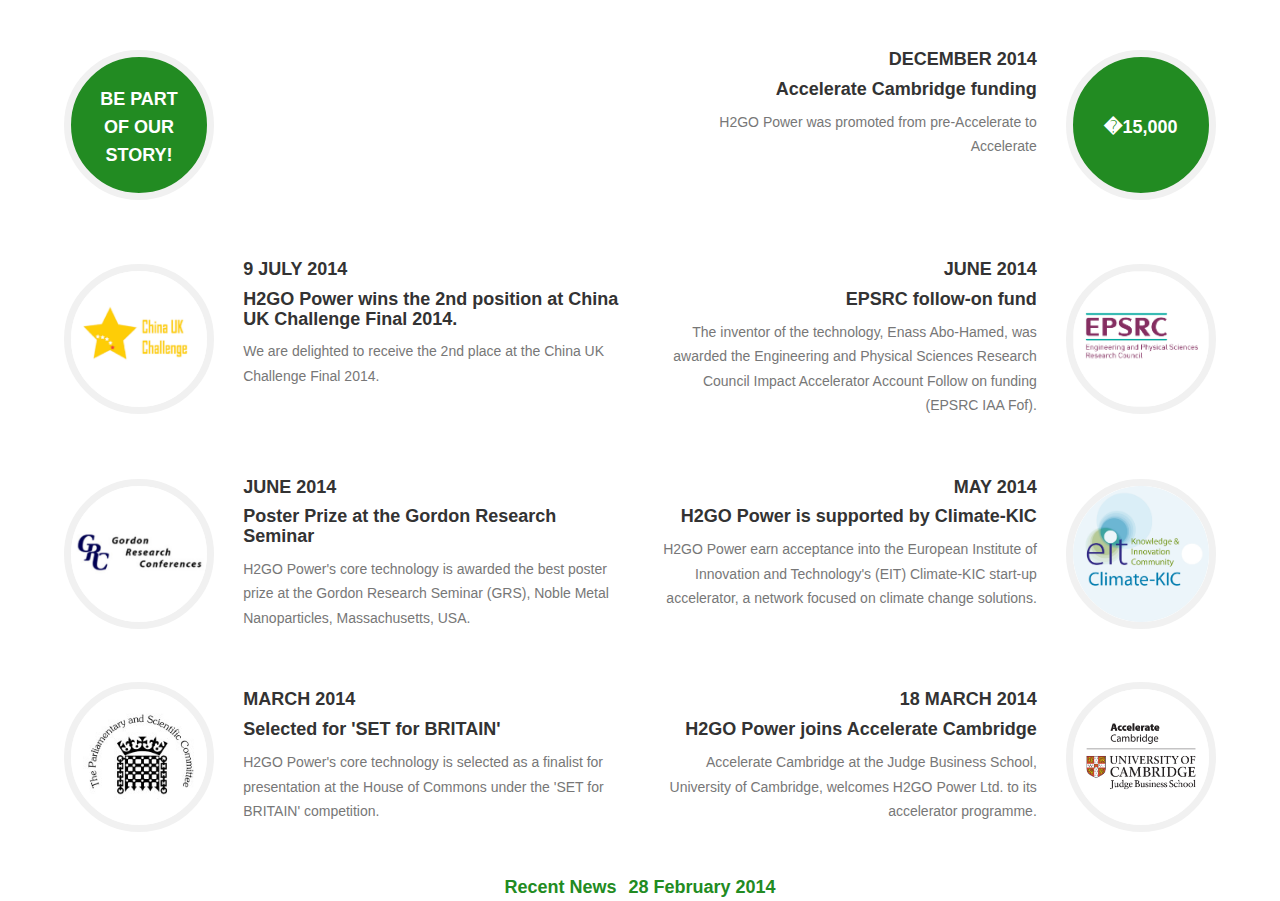
<file: indextest2.html>
<!DOCTYPE html>
<html lang="en">

<head>
    
<link href="css/bootstrap.min.css" rel="stylesheet">
 <link href="css/agency.css" rel="stylesheet">

</head>

<body >

<script>
var tImage = [];
var tHead = [];
var tSub = [];
var tBody = [];

//http://ls448.user.srcf.net/
//WARNING: STRINGS CONTAINING DOUBLE QUOTES "" MUST BE INSIDE SINGLE QUOTES '' 
//To find lines with errors use firefox firebug -> console OR chrome -> developer tools -> console

tImage[0] = "img/about/CUE-01.jpg";
tHead[0] = "7 November 2013";
tSub[0] = "Enass Abo-Hamed, the founder and the inventor, wins �100 for 100 words competition by CUE.";
tBody[0] = 'The founder has scooped a prize in the 2013 Cambridge University Entrepreneurs (CUE) �100 for 100 words competition. <a href="http://iteamsonline.org/i-teams-success-in-the-cue-100-for-100-words-competition-2/">She was also featured in the i-Teams newsletter.</a>';

tImage[1] = "img/about/ideas-take-flight-01.jpg";
tHead[1] = "13 February 2014";
tSub[1] = "The founder team wins Runner-Up at �1k Challenge 2014 by CUE";
tBody[1] = 'The hydrogen sponge team has won the Runner-Up in 2014 Cambridge University Entrepreneurs (CUE) �1k Challenge. <a href="https://www.facebook.com/Cambridge.University.Entrepreneurs/posts/10151946643950172">The details of the competition by CUE is here.</a>';

tImage[2] = "img/about/innovation-logo-01.jpg";
tHead[2] = "28 February 2014";
tSub[2] = "Finalist of Innovation Leaders Conference's Business Plan Competition";
tBody[2] = "The business idea of hydrogen sponge is selected as a finalist to give the pitch at the Innovation Leaders Conference's business plan competition.";

tImage[3] = "img/about/AccelerateCambridge2-01.jpg";
tHead[3] = "18 March 2014";
tSub[3] = "H2GO Power joins Accelerate Cambridge";
tBody[3] = "Accelerate Cambridge at the Judge Business School, University of Cambridge, welcomes H2GO Power Ltd. to its accelerator programme.";

tImage[4] = "img/about/setforbritain-01.jpg";
tHead[4] = "March 2014";
tSub[4] = "Selected for 'SET for BRITAIN'";
tBody[4] = "H2GO Power's core technology is selected as a finalist for presentation at the House of Commons under the 'SET for BRITAIN' competition.";

tImage[5] = "img/about/climate-kic-01.jpg";
tHead[5] = "May 2014";
tSub[5] = "H2GO Power is supported by Climate-KIC";
tBody[5] = "H2GO Power earn acceptance into the European Institute of Innovation and Technology's (EIT) Climate-KIC start-up accelerator, a network focused on climate change solutions.";

tImage[6] = "img/about/gordonresearchconference-01.jpg";
tHead[6] = "June 2014";
tSub[6] = "Poster Prize at the Gordon Research Seminar";
tBody[6] = "H2GO Power's core technology is awarded the best poster prize at the Gordon Research Seminar (GRS), Noble Metal Nanoparticles, Massachusetts, USA.";

tImage[7] = "img/about/epsrc-01.jpg";
tHead[7] = "June 2014";
tSub[7] = "EPSRC follow-on fund";
tBody[7] = "The inventor of the technology, Enass Abo-Hamed, was awarded the Engineering and Physical Sciences Research Council Impact Accelerator Account Follow on funding (EPSRC IAA Fof).";

tImage[8] = "img/about/chinauklogo-01.jpg";
tHead[8] = "9 July 2014";
tSub[8] = "H2GO Power wins the 2nd position at China UK Challenge Final 2014.";
tBody[8] = "We are delighted to receive the 2nd place at the China UK Challenge Final 2014.";

tImage[9] = "<Br><Br>�15,000";
tHead[9] = "December 2014";
tSub[9] = "Accelerate Cambridge funding";
tBody[9] = "H2GO Power was promoted from pre-Accelerate to Accelerate";

tImage[10] = "<Br> Be Part <br> Of Our <br> Story!";
tHead[10] = "";
tSub[10] = "";
tBody[10] = "";

/*for(i=11;i<50;i++){
tImage[i] = "img/about/epsrc-01.jpg";
tHead[i] = "June 2014";
tSub[i] = "EPSRC follow-on fund";
tBody[i] = "The inventor of the technology, Enass Abo-Hamed, was awarded the Engineering and Physical Sciences Research Council Impact Accelerator Account Follow on funding (EPSRC IAA Fof).";
}*/

//document.write('<table> <tr>');
document.write('<table> <tr><td id="main"><br><br></td></tr><tr>');

//Code for backwards historic order
for(i=0;i<8;i=i+2){
	writeLeft(i);
	document.write('<td width = "2%"></td>');
	writeRight(i+1);
	document.write('</tr><tr><td><br><br></td></tr><tr>');
}
	document.write('</tr></table>');
	pagefill(1);
	
//Insert page buttons
document.write('<div class="text-center">');
count=1;
for(i=(tImage.length);i>0;i=i-8){
	document.write('<button id="button'+count+'" class="textbutton" onclick="pagefill('+ count+')">Page '+ count+'</button>');
if(tHead[i-1]!=""){
	document.getElementById("button" + count).innerHTML = tHead[i-1];
}	
		count++;
}
document.write('</div>');
document.getElementById("button1").innerHTML = "Recent News";

function writeRight(i){	
	document.write(' '+
	'<td width = "30%" class="tdtext">'+ 
	'<div class="timeline-heading text-center">' +
	  '<h4 id="tHead' + i + '" align="right"> </h4>' +
	  '<h4 id="tSub' +  i + '" class="subheading" align="right"></h4>' +
	'</div>' +
	'<div class="timeline-body" align="right">' +
      '<p id="tBody' + i + '"class="text-muted"></p>' +
    '</div>' +
	'</td><td width = "2%">' +
	'</td><td id = imageTab' + i + ' width = "12%">');
	document.write('</td><td width = "5%"></td>');
}

function writeLeft(i){
	document.write(' '+
	'<td width = "5%">'+ 
	'</td><td id = imageTab' + i + ' width = "12%">');
	document.write(' '+	
	'</td><td width = "2%">'+ 
	'</td><td width = "30%" class="tdtext">'+ 
	'<div class="timeline-heading text-center">' +
	  '<h4 id="tHead' + i + '" align="left"> </h4>' +
	  '<h4 id="tSub' +  i + '" class="subheading" align="left"></h4>' +
	'</div>' +
	'<div class="timeline-body" align="left">' +
      '<p id="tBody' + i + '"class="text-muted"></p>' +
    '</div>' +
	'</td>');
}

function insertImage(i){
	if (i%2==1){
		direction = "right";
	} else {direction = "left";}
	if(tImage[i].substr(0,3)=="img"){	
		imageHTML =' '+
	    '<img id = tImage' + i + ' class = "img-circle image-size-control" src= "' + 
	    '" alt="" align="' + direction +'">';
	} else {
	imageHTML = ' '+
		'<div align="' + direction +'">' +
		'<h4 class="timeline-img image-size-control" >' + tImage[i] + '</h4>' +
		'</div>';
	}
	return imageHTML;
}

function pagefill(page){
element0 = tImage.length-1-((page-1)*8);
elementsOnPage= Math.min(8,(tImage.length-(page-1)*8));
for (i=0;i<elementsOnPage;i++){
	element = element0-i;
	document.getElementById("imageTab"+i).innerHTML = insertImage(element);
	if(tImage[element].substr(0,3)=="img"){
	document.getElementById("tImage"+element).src = tImage[element];
	}
	document.getElementById("tHead"+i).innerHTML = tHead[element];
	document.getElementById("tSub"+i).innerHTML = tSub[element];
	document.getElementById("tBody"+i).innerHTML = tBody[element];
}
for (i=elementsOnPage;i<8;i++){
	document.getElementById("imageTab"+i).innerHTML = "";
	document.getElementById("tHead"+i).innerHTML = "";
	document.getElementById("tSub"+i).innerHTML = "";
	document.getElementById("tBody"+i).innerHTML = "";
}

}
</script>

</body>

</html>
</file>
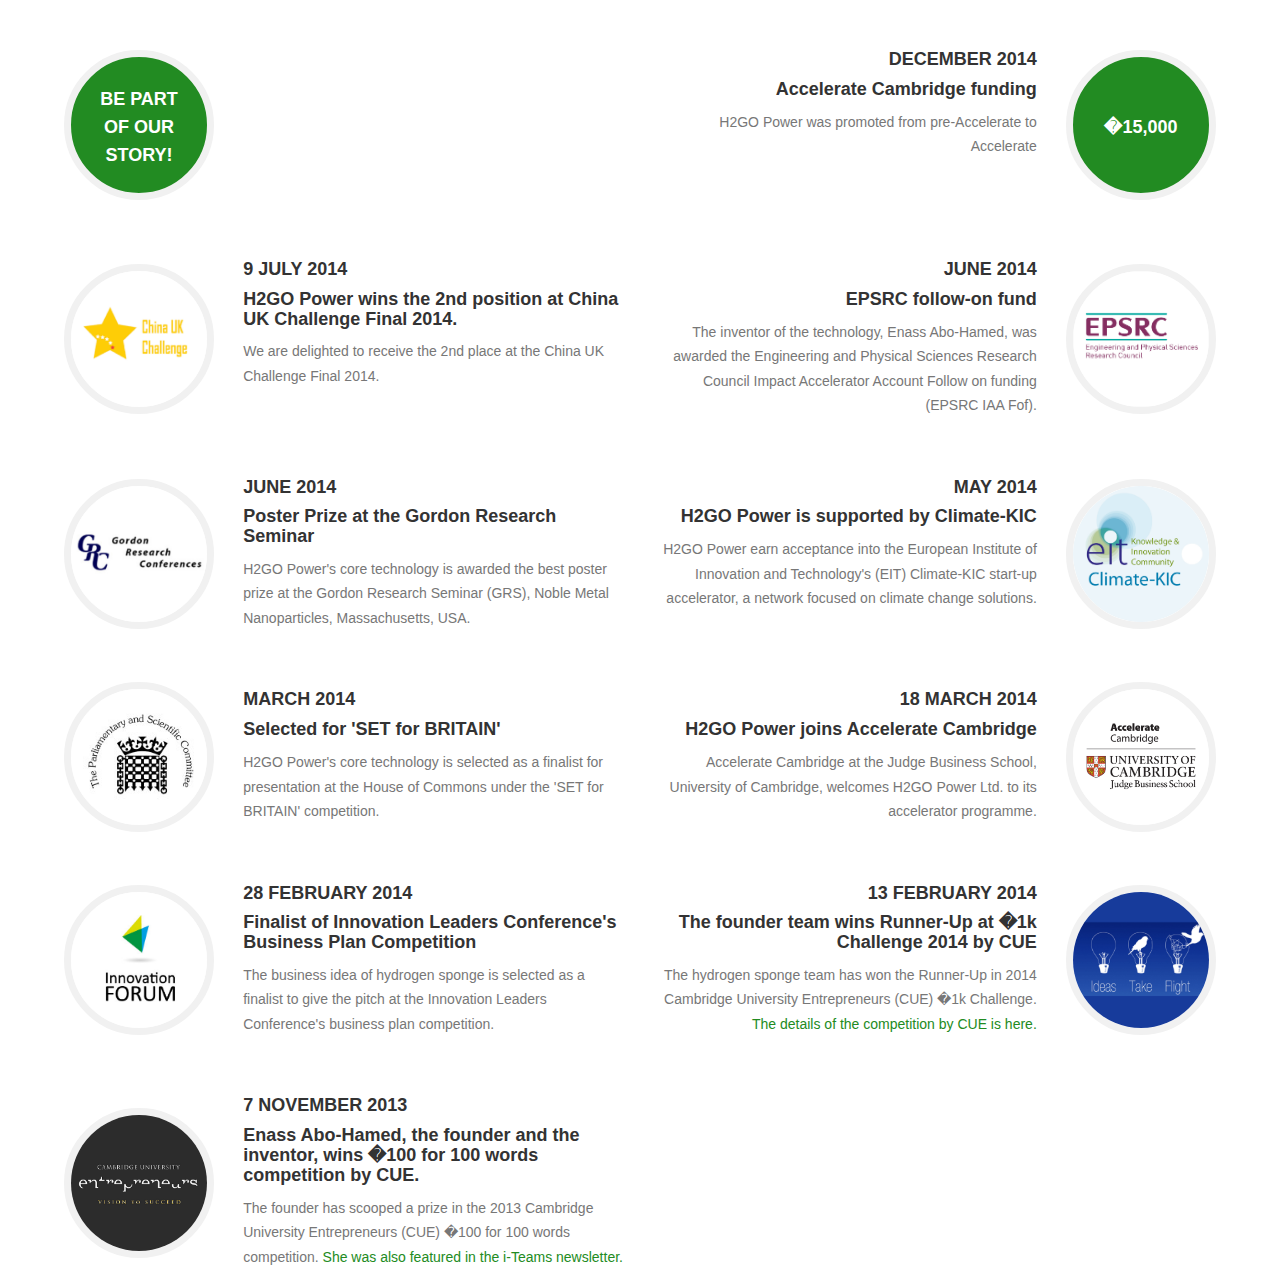
<file: indextest2old.html>
<!DOCTYPE html>
<html lang="en">

<head>
    
<link href="css/bootstrap.min.css" rel="stylesheet">
 <link href="css/agency.css" rel="stylesheet">

</head>

<body >

<script>
var tImage = [];
var tHead = [];
var tSub = [];
var tBody = [];

//http://ls448.user.srcf.net/
//WARNING: STRINGS CONTAINING DOUBLE QUOTES "" MUST BE INSIDE SINGLE QUOTES '' 

tImage[0] = "img/about/CUE-01.jpg";
tHead[0] = "7 November 2013";
tSub[0] = "Enass Abo-Hamed, the founder and the inventor, wins �100 for 100 words competition by CUE.";
tBody[0] = 'The founder has scooped a prize in the 2013 Cambridge University Entrepreneurs (CUE) �100 for 100 words competition. <a href="http://iteamsonline.org/i-teams-success-in-the-cue-100-for-100-words-competition-2/">She was also featured in the i-Teams newsletter.</a>';

tImage[1] = "img/about/ideas-take-flight-01.jpg";
tHead[1] = "13 February 2014";
tSub[1] = "The founder team wins Runner-Up at �1k Challenge 2014 by CUE";
tBody[1] = 'The hydrogen sponge team has won the Runner-Up in 2014 Cambridge University Entrepreneurs (CUE) �1k Challenge. <a href="https://www.facebook.com/Cambridge.University.Entrepreneurs/posts/10151946643950172">The details of the competition by CUE is here.</a>';

tImage[2] = "img/about/innovation-logo-01.jpg";
tHead[2] = "28 February 2014";
tSub[2] = "Finalist of Innovation Leaders Conference's Business Plan Competition";
tBody[2] = "The business idea of hydrogen sponge is selected as a finalist to give the pitch at the Innovation Leaders Conference's business plan competition.";

tImage[3] = "img/about/AccelerateCambridge2-01.jpg";
tHead[3] = "18 March 2014";
tSub[3] = "H2GO Power joins Accelerate Cambridge";
tBody[3] = "Accelerate Cambridge at the Judge Business School, University of Cambridge, welcomes H2GO Power Ltd. to its accelerator programme.";

tImage[4] = "img/about/setforbritain-01.jpg";
tHead[4] = "March 2014";
tSub[4] = "Selected for 'SET for BRITAIN'";
tBody[4] = "H2GO Power's core technology is selected as a finalist for presentation at the House of Commons under the 'SET for BRITAIN' competition.";

tImage[5] = "img/about/climate-kic-01.jpg";
tHead[5] = "May 2014";
tSub[5] = "H2GO Power is supported by Climate-KIC";
tBody[5] = "H2GO Power earn acceptance into the European Institute of Innovation and Technology's (EIT) Climate-KIC start-up accelerator, a network focused on climate change solutions.";

tImage[6] = "img/about/gordonresearchconference-01.jpg";
tHead[6] = "June 2014";
tSub[6] = "Poster Prize at the Gordon Research Seminar";
tBody[6] = "H2GO Power's core technology is awarded the best poster prize at the Gordon Research Seminar (GRS), Noble Metal Nanoparticles, Massachusetts, USA.";

tImage[7] = "img/about/epsrc-01.jpg";
tHead[7] = "June 2014";
tSub[7] = "EPSRC follow-on fund";
tBody[7] = "The inventor of the technology, Enass Abo-Hamed, was awarded the Engineering and Physical Sciences Research Council Impact Accelerator Account Follow on funding (EPSRC IAA Fof).";

tImage[8] = "img/about/chinauklogo-01.jpg";
tHead[8] = "9 July 2014";
tSub[8] = "H2GO Power wins the 2nd position at China UK Challenge Final 2014.";
tBody[8] = "We are delighted to receive the 2nd place at the China UK Challenge Final 2014.";

tImage[9] = "<Br><Br>�15,000";
tHead[9] = "December 2014";
tSub[9] = "Accelerate Cambridge funding";
tBody[9] = "H2GO Power was promoted from pre-Accelerate to Accelerate";

tImage[10] = "<Br> Be Part <br> Of Our <br> Story!";
tHead[10] = "";
tSub[10] = "";
tBody[10] = "";

/*tImage[11] = ;
tHead[11] = ;
tSub[11] = ;
tBody[11] = ;

tImage[12] = ;
tHead[12] = ;
tSub[12] = ;
tBody[12] = ;

tImage[13] = ;
tHead[13] = ;
tSub[13] = ;
tBody[13] = ;*/

document.write('<table> <tr><td><br><br></td></tr><tr>');

//Code for forward historic order
/*for(i=0;i<(tImage.length-1);i=i+2){
writeLeft(i);
document.write('<td width = "2%"></td>');
writeRight(i+1);
document.write('</tr><tr><td><br><br></td></tr><tr>');
}
if(tImage.length%2==1){
document.write('</tr><tr>');
writeLeft(tImage.length-1);
}
document.write('</tr></table>');
*/

//Code for backwards historic order
for(i=(tImage.length-1);i>0;i=i-2){
	writeLeft(i);
	document.write('<td width = "2%"></td>');
	writeRight(i-1);
	document.write('</tr><tr><td><br><br></td></tr><tr>');
}
	if(tImage.length%2==1){
	document.write('</tr><tr>');
	writeLeft(0);
	}
	document.write('</tr></table>');
	pagefill();

function writeTab(i){	
		document.write(' '+
    '<td width = "33%">'+ 
      '<p class = "text-center">');
		
if(tImage[i].substr(0,3)=="img"){	
document.write(' '+
	    '<img id = tImage' + i + ' class = "img-circle image-size-control" src= "' + 
	    tImage[i] +'" alt="">');
} else { 
document.write(' '+
		'<div class="text-center">' +
		'<h4 class="img-centered timeline-img image-size-control ">' + tImage[i] + '</h4>' +
		'</div>');
}

document.write(' '+	
	    '<br>' +
		'<div class="timeline-heading text-center">' +
		  '<h4 id="tHead' + i + '"> </h4>' +
		  '<h4 id="tSub' +  i + '" class="subheading"></h4>' +
		'</div>' +
		'<div class="timeline-body text-center">' +
          '<p id="tBody' + i + '"class="text-muted"></p>' +
        '</div>' +
	  '</p>'+
    '</td>');
}

function writeRight(i){	
	document.write(' '+
'<td width = "30%" class="tdtext">'+ 
  '<p class = "text-center">');

document.write(' '+	
	'<div class="timeline-heading text-center">' +
	  '<h4 id="tHead' + i + '" align="right"> </h4>' +
	  '<h4 id="tSub' +  i + '" class="subheading" align="right"></h4>' +
	'</div>' +
	'<div class="timeline-body" align="right">' +
      '<p id="tBody' + i + '"class="text-muted"></p>' +
    '</div>' +
  '</p>'+
'</td><td width = "2%">' +
'</td><td id = imageTab' + i + 'width = "12%">');

if(tImage[i].substr(0,3)=="img"){	
	document.write(' '+
	    '<img id = tImage' + i + ' class = "img-circle image-size-control" src= "' + 
	    '" alt="" align="right">');
	} else { 
	document.write(' '+
		'<div align="right">' +
		'<h4 class="timeline-img image-size-control" >' + tImage[i] + '</h4>' +
		'</div>' +
		'</td><td width = "5%">'+ 
		'</td>');
	}
}

function insertImage(i){
	if (i%2==1){
		direction = "right";
	} else {direction = "left";}
	if(tImage[i].substr(0,3)=="img"){	
		document.write(' '+
	    '<img id = tImage' + i + ' class = "img-circle image-size-control" src= "' + 
	    '" alt="" align="' + direction +'">');
	} else { 
		document.write(' '+
		'<div align="' + direction +'">' +
		'<h4 class="timeline-img image-size-control" >' + tImage[i] + '</h4>' +
		'</div>');
}
}

function writeLeft(i){	
	document.write(' '+
'<td width = "5%">'+ 
'</td><td id = imageTab' + i + ' width = "12%">'+ 
  '<p class = "text-center">');
	
if(tImage[i].substr(0,3)=="img"){	
document.write(' '+
    '<img id = tImage' + i + ' class = "img-circle image-size-control" src= "" '+
    'alt="" align="left">');
} else { 
document.write(' '+
	'<div align="left">' +
	'<h4 class="timeline-img image-size-control" >' + tImage[i] + '</h4>' +
	'</div>');
}

document.write(' '+	
		'</td><td width = "2%">'+ 
		'</td><td width = "30%" class="tdtext">'+ 
	'<div class="timeline-heading text-center">' +
	  '<h4 id="tHead' + i + '" align="left"> </h4>' +
	  '<h4 id="tSub' +  i + '" class="subheading" align="left"></h4>' +
	'</div>' +
	'<div class="timeline-body" align="left">' +
      '<p id="tBody' + i + '"class="text-muted"></p>' +
    '</div>' +
  '</p>'+
'</td>');
}
function pagefill(){
for (i=0;i<tImage.length;i++){
	if (i%2==1){
		direction = "left";
	} else {direction = "right";}
	if(tImage[i].substr(0,3)=="img"){
	document.getElementById("tImage"+i).src = tImage[i];
	}
	document.getElementById("tHead"+i).innerHTML = tHead[i];
	document.getElementById("tSub"+i).innerHTML = tSub[i];
	document.getElementById("tBody"+i).innerHTML = tBody[i];
}
}
</script>

</body>

</html>
</file>
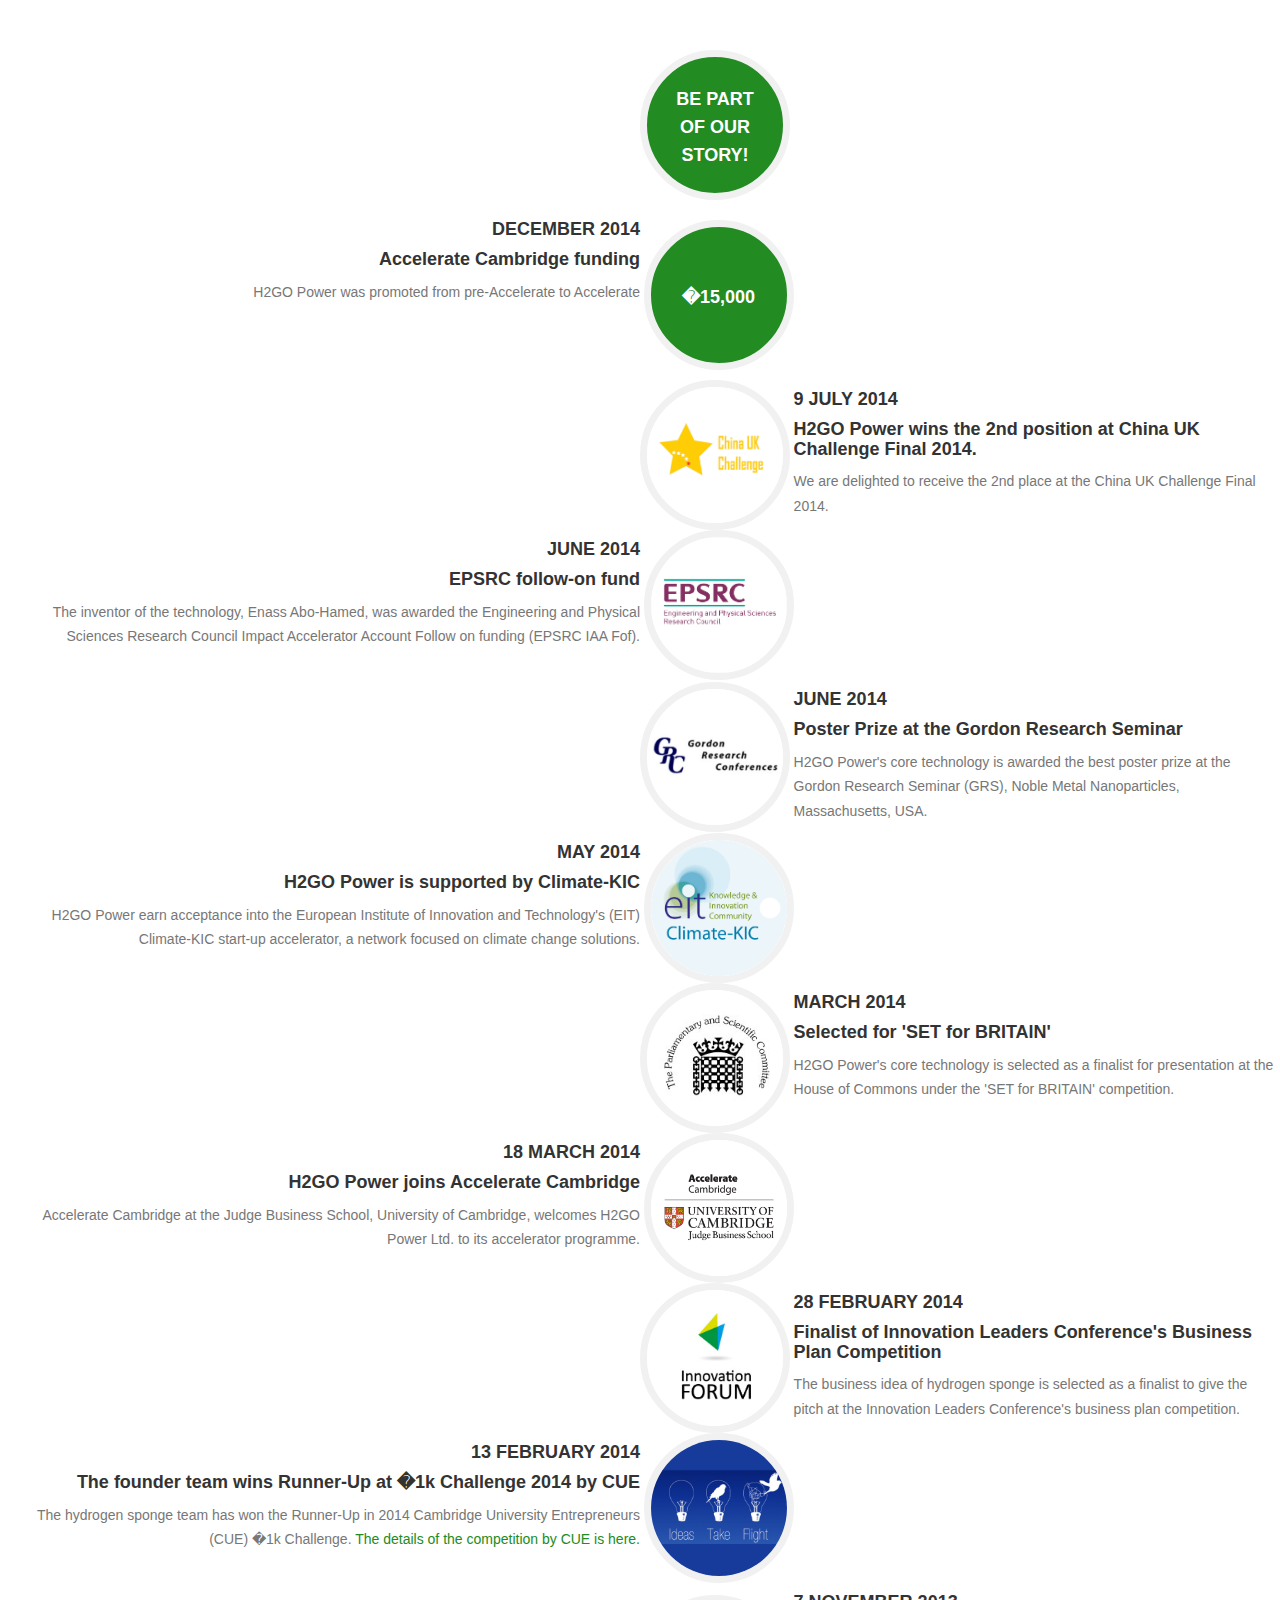
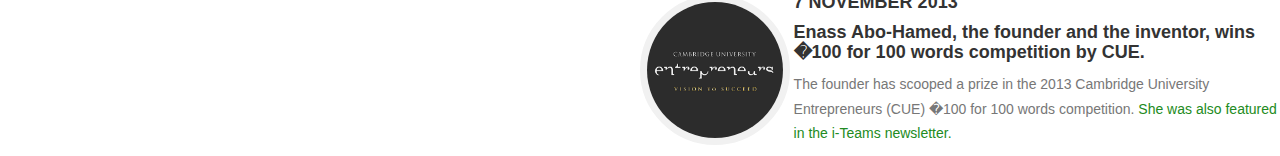
<file: indextest3.html>
<!DOCTYPE html>
<html lang="en">

<head>
    
<link href="css/bootstrap.min.css" rel="stylesheet">
 <link href="css/agency.css" rel="stylesheet">

</head>

<body >

<script>
var tImage = [];
var tHead = [];
var tSub = [];
var tBody = [];

//http://ls448.user.srcf.net/
//WARNING: STRINGS CONTAINING DOUBLE QUOTES "" MUST BE INSIDE SINGLE QUOTES '' 

tImage[0] = "img/about/CUE-01.jpg";
tHead[0] = "7 November 2013";
tSub[0] = "Enass Abo-Hamed, the founder and the inventor, wins �100 for 100 words competition by CUE.";
tBody[0] = 'The founder has scooped a prize in the 2013 Cambridge University Entrepreneurs (CUE) �100 for 100 words competition. <a href="http://iteamsonline.org/i-teams-success-in-the-cue-100-for-100-words-competition-2/">She was also featured in the i-Teams newsletter.</a>';

tImage[1] = "img/about/ideas-take-flight-01.jpg";
tHead[1] = "13 February 2014";
tSub[1] = "The founder team wins Runner-Up at �1k Challenge 2014 by CUE";
tBody[1] = 'The hydrogen sponge team has won the Runner-Up in 2014 Cambridge University Entrepreneurs (CUE) �1k Challenge. <a href="https://www.facebook.com/Cambridge.University.Entrepreneurs/posts/10151946643950172">The details of the competition by CUE is here.</a>';

tImage[2] = "img/about/innovation-logo-01.jpg";
tHead[2] = "28 February 2014";
tSub[2] = "Finalist of Innovation Leaders Conference's Business Plan Competition";
tBody[2] = "The business idea of hydrogen sponge is selected as a finalist to give the pitch at the Innovation Leaders Conference's business plan competition.";

tImage[3] = "img/about/AccelerateCambridge2-01.jpg";
tHead[3] = "18 March 2014";
tSub[3] = "H2GO Power joins Accelerate Cambridge";
tBody[3] = "Accelerate Cambridge at the Judge Business School, University of Cambridge, welcomes H2GO Power Ltd. to its accelerator programme.";

tImage[4] = "img/about/setforbritain-01.jpg";
tHead[4] = "March 2014";
tSub[4] = "Selected for 'SET for BRITAIN'";
tBody[4] = "H2GO Power's core technology is selected as a finalist for presentation at the House of Commons under the 'SET for BRITAIN' competition.";

tImage[5] = "img/about/climate-kic-01.jpg";
tHead[5] = "May 2014";
tSub[5] = "H2GO Power is supported by Climate-KIC";
tBody[5] = "H2GO Power earn acceptance into the European Institute of Innovation and Technology's (EIT) Climate-KIC start-up accelerator, a network focused on climate change solutions.";

tImage[6] = "img/about/gordonresearchconference-01.jpg";
tHead[6] = "June 2014";
tSub[6] = "Poster Prize at the Gordon Research Seminar";
tBody[6] = "H2GO Power's core technology is awarded the best poster prize at the Gordon Research Seminar (GRS), Noble Metal Nanoparticles, Massachusetts, USA.";

tImage[7] = "img/about/epsrc-01.jpg";
tHead[7] = "June 2014";
tSub[7] = "EPSRC follow-on fund";
tBody[7] = "The inventor of the technology, Enass Abo-Hamed, was awarded the Engineering and Physical Sciences Research Council Impact Accelerator Account Follow on funding (EPSRC IAA Fof).";

tImage[8] = "img/about/chinauklogo-01.jpg";
tHead[8] = "9 July 2014";
tSub[8] = "H2GO Power wins the 2nd position at China UK Challenge Final 2014.";
tBody[8] = "We are delighted to receive the 2nd place at the China UK Challenge Final 2014.";

tImage[9] = "<Br><Br>�15,000";
tHead[9] = "December 2014";
tSub[9] = "Accelerate Cambridge funding";
tBody[9] = "H2GO Power was promoted from pre-Accelerate to Accelerate";

tImage[10] = "<Br> Be Part <br> Of Our <br> Story!";
tHead[10] = "";
tSub[10] = "";
tBody[10] = "";

document.write('<table> <tr><td><br><br></td></tr><tr>');

//Code for backwards historic order
for(i=(tImage.length-1);i>0;i=i-2){
	writeRight(i);
	document.write('</tr><tr>');
	writeLeft(i-1);
	document.write('</tr><tr>');
}
	if(tImage.length%2==1){
	document.write('</tr><tr>');
	writeRight(0);
	}
	document.write('</tr></table>');
	
function writeLeft(i){	
	document.write(' '+

	'<td width = "30%" class="tdtext">'+ 
  	'<p class = "text-center">');

document.write(' '+	
	'<div class="timeline-heading text-center">' +
	  '<h4 id="tHead' + i + '" align="right"> </h4>' +
	  '<h4 id="tSub' +  i + '" class="subheading" align="right"></h4>' +
	'</div>' +
	'<div class="timeline-body" align="right">' +
      '<p id="tBody' + i + '"class="text-muted"></p>' +
    '</div>' +
  '</p>'+
'</td><td width = "12%">');

if(tImage[i].substr(0,3)=="img"){	
	document.write(' '+
	    '<img id = tImage' + i + ' class = "img-circle image-size-control" src= "' + 
	    tImage[i] +'" alt="" align="right">');
	} else { 
	document.write(' '+
		'<div align="right">' +
		'<h4 class="timeline-img image-size-control" align="right">' + tImage[i] + '</h4>' +
		'</div>' +
		'</td><td width = "50%">'+ 
		'</td>');
	}
}

function writeRight(i){	
	document.write(' '+
'<td width = "50%">'+ 
'</td><td width = "12%">'+ 
  '<p class = "text-center">');
	
if(tImage[i].substr(0,3)=="img"){	
document.write(' '+
    '<img id = tImage' + i + ' class = "img-circle image-size-control" src= "' + 
    tImage[i] +'" alt="" align="left">');
} else { 
document.write(' '+
		
	'<div align="left">' +
	'<h4 class="timeline-img image-size-control" align="right">' + tImage[i] + '</h4>' +
	'</div>');
}

document.write(' '+	
		'</td><td width = "30%" class="tdtext">'+ 
	'<div class="timeline-heading text-center">' +
	  '<h4 id="tHead' + i + '" align="left"> </h4>' +
	  '<h4 id="tSub' +  i + '" class="subheading" align="left"></h4>' +
	'</div>' +
	'<div class="timeline-body" align="left">' +
      '<p id="tBody' + i + '"class="text-muted"></p>' +
    '</div>' +
  '</p>'+
'</td>');
}

for (i=0;i<tImage.length;i++){
	if(tImage[i].substr(0,2)=="img"){
	document.getElementById("tImage"+i).src = tImage[i];
	}
	document.getElementById("tHead"+i).innerHTML = tHead[i];
	document.getElementById("tSub"+i).innerHTML = tSub[i];
	document.getElementById("tBody"+i).innerHTML = tBody[i];
}

</script>

</body>

</html>
</file>
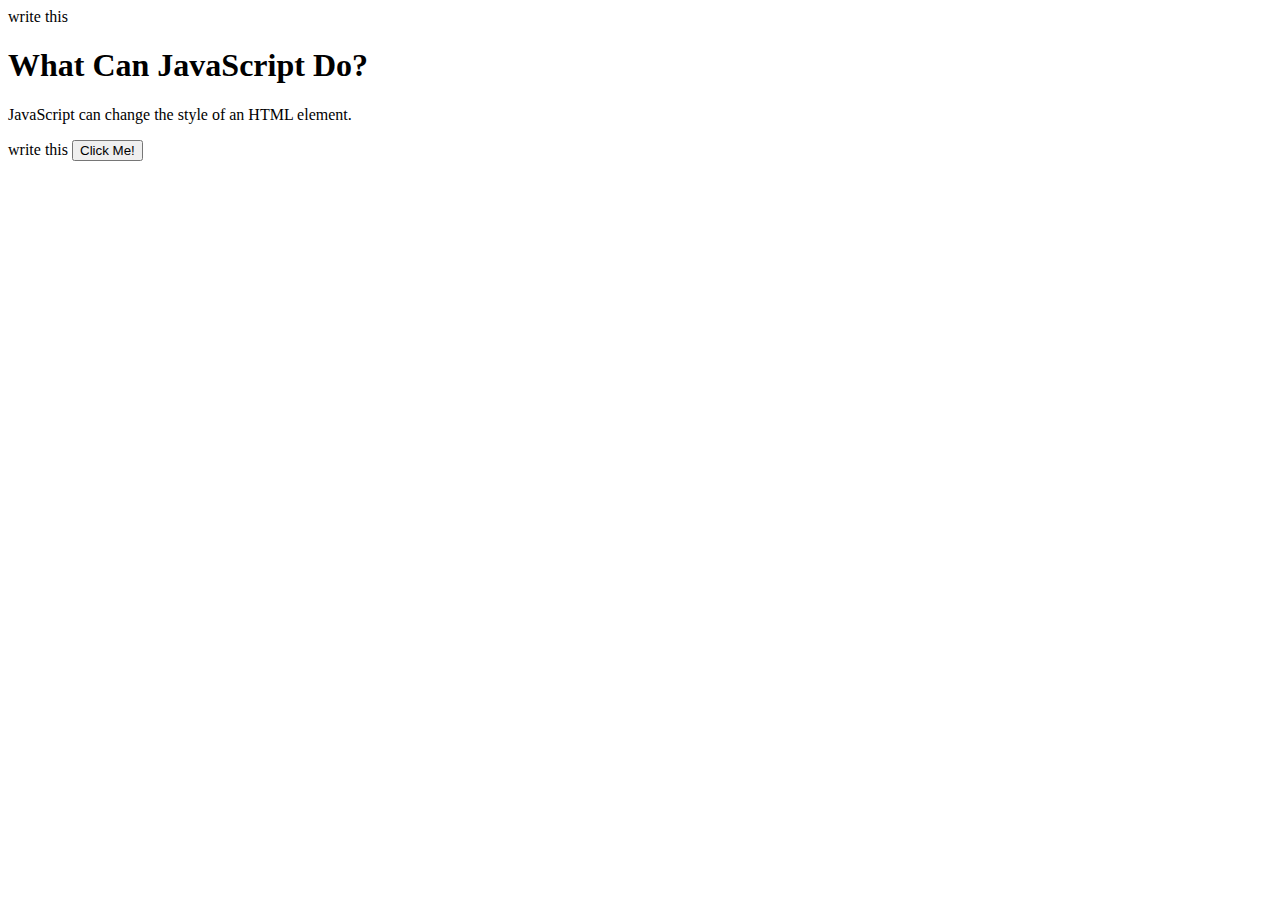
<file: javascript-test.html>
<!DOCTYPE html>
<html>
<body>
<script> document.write("write this");</script>
<h1>What Can JavaScript Do?</h1>

<p id="demo">JavaScript can change the style of an HTML element.</p>

<p id="demo2"></p>

<script>
function myFunction() {
    var x = document.getElementById("demo");
    x.style.fontSize = "25px";           
    x.style.color = "red"; 
}
</script>

<script> document.write("write this");</script>

<button type="button" onclick="myFunction()">Click Me!</button>

</body>
</html>
</file>
<file: css/agency.css>
/*!
 * Start Bootstrap - Agency Bootstrap Theme (http://startbootstrap.com)
 * Code licensed under the Apache License v2.0.
 * For details, see http://www.apache.org/licenses/LICENSE-2.0.
 */

body {
    overflow-x: hidden;
    font-family: "Lucida Grande",Helvetica,Arial,Verdana,sans-serif;
    background-color: #ffffff;
}

.text-muted {
    color: #777;
}

.text-primary {
    color: #228B22;
}

p {
    font-size: 14px;
    line-height: 1.75;
}

p.centered-image {
	text-align: right;
	width: 170px;
	height: 170px;
}

p.large {
    font-size: 16px;
}

a,
a:hover,
a:focus,
a:active,
a.active {
    outline: 0;
}

a {
    color: #228B22;
}

a:hover,
a:focus,
a:active,
a.active {
    color: #228B22;
}

h1,
h2,
h3,
h4,
h5,
h6 {
    text-transform: uppercase;
    font-family: Montserrat,"Helvetica Neue",Helvetica,Arial,sans-serif;
    font-weight: 700;
}

.img-centered {
    margin: 0 auto;
}

.bg-light-gray {
    background-color: #f7f7f7;
}

.bg-darkest-gray {
    background-color: #222;
}

.btn-primary {
    border-color: #228B22;
    text-transform: uppercase;
    font-family: Montserrat,"Helvetica Neue",Helvetica,Arial,sans-serif;
    font-weight: 700;
    color: #fff;
    background-color: #228B22;
}

.btn-primary:hover,
.btn-primary:focus,
.btn-primary:active,
.btn-primary.active,
.open .dropdown-toggle.btn-primary {
    border-color: #228B22;
    color: #fff;
    background-color: #228B22;
}

.btn-primary:active,
.btn-primary.active,
.open .dropdown-toggle.btn-primary {
    background-image: none;
}

.btn-primary.disabled,
.btn-primary[disabled],
fieldset[disabled] .btn-primary,
.btn-primary.disabled:hover,
.btn-primary[disabled]:hover,
fieldset[disabled] .btn-primary:hover,
.btn-primary.disabled:focus,
.btn-primary[disabled]:focus,
fieldset[disabled] .btn-primary:focus,
.btn-primary.disabled:active,
.btn-primary[disabled]:active,
fieldset[disabled] .btn-primary:active,
.btn-primary.disabled.active,
.btn-primary[disabled].active,
fieldset[disabled] .btn-primary.active {
    border-color: #228B22;
    background-color: #228B22;
}

.btn-primary .badge {
    color: #228B22;
    background-color: #fff;
}

.btn-xl {
    padding: 20px 40px;
    border-color: #228B22;
    border-radius: 3px;
    text-transform: uppercase;
    font-family: Montserrat,"Helvetica Neue",Helvetica,Arial,sans-serif;
    font-size: 18px;
    font-weight: 700;
    color: #fff;
    background-color: #228B22;
    margin-bottom:50px;
}

.btn-xl:hover,
.btn-xl:focus,
.btn-xl:active,
.btn-xl.active,
.open .dropdown-toggle.btn-xl {
    border-color: #228B22;
    color: #fff;
    background-color: #228B22;
}

.btn-xl:active,
.btn-xl.active,
.open .dropdown-toggle.btn-xl {
    background-image: none;
}

.btn-xl.disabled,
.btn-xl[disabled],
fieldset[disabled] .btn-xl,
.btn-xl.disabled:hover,
.btn-xl[disabled]:hover,
fieldset[disabled] .btn-xl:hover,
.btn-xl.disabled:focus,
.btn-xl[disabled]:focus,
fieldset[disabled] .btn-xl:focus,
.btn-xl.disabled:active,
.btn-xl[disabled]:active,
fieldset[disabled] .btn-xl:active,
.btn-xl.disabled.active,
.btn-xl[disabled].active,
fieldset[disabled] .btn-xl.active {
    border-color: #228B22;
    background-color: #228B22;
}

.btn-xl .badge {
    color: #228B22;
    background-color: #fff;
}

.navbar-default {
    border-color: transparent;
    background-color: #222;
}

.navbar-default .navbar-brand {
    font-family: "Kaushan Script","Helvetica Neue",Helvetica,Arial,cursive;
    color: #228B22;
}

.navbar-default .navbar-brand:hover,
.navbar-default .navbar-brand:focus,
.navbar-default .navbar-brand:active,
.navbar-default .navbar-brand.active {
    color: #228B22;
}

.navbar-default .navbar-collapse {
    border-color: rgba(255,255,255,.02);
}

.navbar-default .navbar-toggle {
    border-color: #228B22;
    background-color: #228B22;
}

.navbar-default .navbar-toggle .icon-bar {
    background-color: #fff;
}

.navbar-default .navbar-toggle:hover,
.navbar-default .navbar-toggle:focus {
    background-color: #228B22;
}

.navbar-default .nav li a {
    text-transform: uppercase;
    font-family: Montserrat,"Helvetica Neue",Helvetica,Arial,sans-serif;
    font-weight: 400;
    letter-spacing: 1px;
    color: #fff;
}

.navbar-default .nav li a:hover,
.navbar-default .nav li a:focus {
    outline: 0;
    color: #228B22;
}

.navbar-default .navbar-nav>.active>a {
    border-radius: 0;
    color: #fff;
    background-color: #228B22;
}

.navbar-default .navbar-nav>.active>a:hover,
.navbar-default .navbar-nav>.active>a:focus {
    color: #fff;
    background-color: #228B22;
}

@media(min-width:768px) {
    .navbar-default {
        padding: 25px 0;
        border: 0;
        background-color: transparent;
        -webkit-transition: padding .3s;
        -moz-transition: padding .3s;
        transition: padding .3s;
    }

    .navbar-default .navbar-brand {
        font-size: 2em;
        -webkit-transition: all .3s;
        -moz-transition: all .3s;
        transition: all .3s;
    }

    .navbar-default .navbar-nav>.active>a {
        border-radius: 3px;
    }

    .navbar-default.navbar-shrink {
        padding: 10px 0;
        background-color: #222;
    }

    .navbar-default.navbar-shrink .navbar-brand {
        font-size: 1.5em;
    }
}

header {
    text-align: center;
    color: #fff;
    background-attachment: scroll;
    background: linear-gradient( rgba(0,0,0,0.5), rgba(0,0,0,0.5)), url(../img/kings.JPG);
    background-position: center center;
    background-repeat: none;
    -webkit-background-size: cover;
    -moz-background-size: cover;
    background-size: cover;
    -o-background-size: cover;
}

header .intro-text {
    padding-top: 100px;
    padding-bottom: 50px;
}

header .intro-text .intro-lead-in {
    margin-bottom: 25px;
    font-family: "Droid Serif","Helvetica Neue",Helvetica,Arial,sans-serif;
    font-size: 22px;
    font-style: italic;
    line-height: 22px;
}

header .intro-text .intro-heading {
    margin-bottom: 25px;
    text-transform: uppercase;
    font-family: Montserrat,"Helvetica Neue",Helvetica,Arial,sans-serif;
    font-size: 50px;
    font-weight: 700;
    line-height: 50px;
}

header .intro-text .intro-quote {
    font-family: "Droid Serif","Helvetica Neue",Helvetica,Arial,sans-serif;
    font-size: 20px;
    font-style: italic;
}

/*THE NEXT ONE MESSESS UP THE IMAGE SIZE SO IS COMMENTED OUT*/
/*
@media(min-width:768px) {
    header .intro-text {
        padding-top: 230px;
        padding-bottom: 270px;
    }
*/
    header .intro-text .intro-lead-in {
        margin-bottom: 25px;
        font-family: "Droid Serif","Helvetica Neue",Helvetica,Arial,sans-serif;
        font-size: 40px;
        font-style: italic;
        line-height: 40px;
    }

    header .intro-text .intro-heading {
        margin-bottom: 50px;
        text-transform: uppercase;
        font-family: Montserrat,"Helvetica Neue",Helvetica,Arial,sans-serif;
        font-size: 75px;
        font-weight: 700;
        line-height: 75px;
    }

section {
    padding: 60px 0;
}

section h2.section-heading {
    margin-top: 0;
    margin-bottom: 15px;
    font-size: 40px;
}

section h3.section-subheading {
    margin-bottom: 75px;
    text-transform: none;
    font-family: "Droid Serif","Helvetica Neue",Helvetica,Arial,sans-serif;
    font-size: 16px;
    font-style: italic;
    font-weight: 400;
}


@media(min-width:768px) {
    section {
        padding: 60px 0;
    }
}

.service-heading {
    margin: 15px 0;
    text-transform: none;
}

#portfolio .portfolio-item {
    right: 0;
    margin: 0 0 15px;
}

#portfolio .portfolio-item .portfolio-link {
    display: block;
    position: relative;
    margin: 0 auto;
    max-width: 400px;
}

#portfolio .portfolio-item .portfolio-link .portfolio-hover {
    position: absolute;
    width: 100%;
    height: 100%;
    opacity: 0;
    background: rgba(34,139,34,.9);
    -webkit-transition: all ease .5s;
    -moz-transition: all ease .5s;
    transition: all ease .5s;
}

#portfolio .portfolio-item .portfolio-link .portfolio-hover:hover {
    opacity: 1;
}

#portfolio .portfolio-item .portfolio-link .portfolio-hover .portfolio-hover-content {
    position: absolute;
    top: 50%;
    width: 100%;
    height: 20px;
    margin-top: -12px;
    text-align: center;
    font-size: 20px;
    color: #fff;
}

#portfolio .portfolio-item .portfolio-link .portfolio-hover .portfolio-hover-content i {
    margin-top: -12px;
}

#portfolio .portfolio-item .portfolio-link .portfolio-hover .portfolio-hover-content h3,
#portfolio .portfolio-item .portfolio-link .portfolio-hover .portfolio-hover-content h4 {
    margin: 0;
}

#portfolio .portfolio-item .portfolio-caption {
    margin: 0 auto;
    padding: 25px;
    max-width: 400px;
    text-align: center;
    background-color: #fff;
}

#portfolio .portfolio-item .portfolio-caption h4 {
    margin: 0;
    text-transform: none;
}

#portfolio .portfolio-item .portfolio-caption p {
    margin: 0;
    font-family: "Droid Serif","Helvetica Neue",Helvetica,Arial,sans-serif;
    font-size: 16px;
    font-style: italic;
}

#portfolio * {
    z-index: 2;
}

@media(min-width:767px) {
    #portfolio .portfolio-item {
        margin: 0 0 30px;
    }
}

.timeline {
    position: relative;
    padding: 0;
    list-style: none;
}

.timeline:before {
    content: "";
    position: absolute;
    top: 0;
    bottom: 0;
    left: 40px;
    width: 2px;
    margin-left: -1.5px;
    background-color: #f1f1f1;
}

.timeline>li {
    position: relative;
    margin-bottom: 50px;
    min-height: 50px;
}

.timeline>li:before,
.timeline>li:after {
    content: " ";
    display: table;
}

.timeline>li:after {
    clear: both;
}

.timeline>li .timeline-panel {
    float: right;
    position: relative;
    width: 100%;
    padding: 0 20px 0 100px;
    text-align: center;
}
.timeline>li .timeline-panel:before {
    right: auto;
    left: -15px;
    border-right-width: 15px;
    border-left-width: 0;
}

.timeline>li .timeline-panel:after {
    right: auto;
    left: -14px;
    border-right-width: 14px;
    border-left-width: 0;
}
*/
.timeline>li .timeline-image {
    z-index: 100;
    position: absolute;
    left: 0;
    width: 80px;
    height: 80px;
    margin-left: 0px;
    border: 7px solid #f1f1f1;
    border-radius: 100%;
    align: center;
    color: #fff;
    background-color: #228B22;
     text-align: center;
}

.timeline>li .timeline-image h4 {
    margin-top: 12px;
    font-size: 10px;
    line-height: 14px;
}

.timeline>li.timeline-inverted>.timeline-panel {
    float: right;
    padding: 0 20px 0 100px;
    text-align: left;
}

.timeline>li.timeline-inverted>.timeline-panel:before {
    right: auto;
    left: -15px;
    border-right-width: 15px;
    border-left-width: 0;
}

.timeline>li.timeline-inverted>.timeline-panel:after {
    right: auto;
    left: -14px;
    border-right-width: 14px;
    border-left-width: 0;
}

.timeline>li:last-child {
    margin-bottom: 0;
}

.timeline .timeline-heading h4 {
    margin-top: 0;
    color: inherit;
}

.timeline .timeline-heading h4.subheading {
    text-transform: none;
}

.timeline .timeline-body>p,
.timeline .timeline-body>ul {
    margin-bottom: 0;
}

@media(min-width:768px) {
    .timeline:before {
        left: 50%;
    }

    .timeline>li {
        margin-bottom: 100px;
        min-height: 100px;
    }

    .timeline>li .timeline-panel {
        float: left;
        width: 100%;
        padding: 0 20px 20px 30px;
        text-align: center;
    }

    .timeline>li .timeline-image {
        left: 50%;
        width: 100px;
        height: 100px;
        text-align:center;
        margin-left: -50px;
    }

    .timeline>li .timeline-image h4 {
        margin-top: 16px;
        font-size: 13px;
        line-height: 18px;
    }

    .timeline>li.timeline-inverted>.timeline-panel {
        float: right;
        padding: 0 30px 20px 20px;
        text-align: left;
    }
}

@media(min-width:992px) {
    .timeline>li {
        min-height: 150px;
    }

    .timeline>li .timeline-panel {
        padding: 0 20px 20px;
        text-align: center;
    }

    .timeline>li .timeline-image {
        width: 150px;
        height: 150px;
        margin-left: -75px;
         align: center;
    }

    .timeline>li .timeline-image h4 {
        margin-top: 30px;
        font-size: 18px;
        line-height: 26px;
    }

    .timeline>li.timeline-inverted>.timeline-panel {
        padding: 0 20px 20px;
    }
}

@media(min-width:1200px) {
    .timeline>li {
        min-height: 170px;
    }

    .timeline>li .timeline-panel {
        padding: 0 20px 20px 100px;
        text-align: center;
    }

    .timeline>li .timeline-image {
        width: 170px;
        height: 170px;
        margin-left: -85px;
         align: center;
    }

    .timeline>li .timeline-image h4 {
        margin-top: 40px;
    }

    .timeline>li.timeline-inverted>.timeline-panel {
        padding: 0 100px 20px 20px;
    }
}









/*NEW CSS CODE BELOW*/
/*.container
{
   min-width:1000px !important; 
}

body, .index
{
   min-width:1000px !important;
   overflow: scroll !important;
}*/

.tdtext{
	vertical-align: top;
}

.subheading{
	text-transform: none;
}    
    
.timeline-img {
    color: #fff;
    background-color: #228B22;
    text-align: center;
}

.textbutton {
	background: #fff;
	color: #228B22;
	font-weight: bold;
	border-style: none;
	box-shadow: none;
	outline:none;
	
}
.textbutton:hover{
  color: #a1a1a1;
}
.image-size-control/*, .image-size-markets*/{
    border: 7px solid #f1f1f1;
    border-radius: 100%;
}


/*Recent changes below*/
@media(min-width:0px) {
   .image-size-control{
    width: 110px;
    height: 110px;
    font-size: 14px;
    line-height: 20px; 
    }
    h4, .textbutton {
    font-size: 16px;
    }
    p{
    : 12px;
    }
}
/*
@media(min-width:0px) {
     .image-size-control{
    width: 70px;
	height: 70px;
    font-size: 13px;
    line-height: 15px;    
    }
    h4, .textbutton {
	font-size: 16px;
	}
	p{
	: 12px;
	}
}

@media(min-width:100px) {
     .image-size-control{
    width: 60px;
	height: 60px;    
	font-size: 9px;
    line-height: 11px;  
    }
}
@media(min-width:200px) {
     .image-size-control{
    width: 60px;
	height: 60px;   
	font-size: 9px;
    line-height: 11px;  
    }
}
@media(min-width:300px) {
     .image-size-control{
    width: 60px;
	height: 60px;
   font-size: 9px;
    line-height: 11px;      
    }
}

@media(min-width:400px) {
     .image-size-control{
    width: 60px;
	height: 60px;   
	font-size: 10px;
    line-height: 12px;  
    }
}
@media(min-width:500px) {
     .image-size-control{
    width: 80px;
	height: 80px;    
	font-size: 11px;
    line-height: 14px;  
    }
}
@media(min-width:600px) {
     .image-size-control{
    width: 90px;
	height: 90px;
	font-size: 12px;
    line-height: 16px;  
    }
     h4, .textbutton {
	font-size: 18px;
	}
	p{
	font-size: 14px;
	}
}
@media(min-width:700px) {
     .image-size-control{
    width: 100px;
	height: 100px;
    font-size: 13px;
    line-height: 19px; 
    }
}*/
@media(min-width:600px) {
     h4, .textbutton {
    font-size: 18px;
    }
    p{
    font-size: 14px;
    }
}
@media(min-width:800px) {
     .image-size-control{
    width: 110px;
	height: 110px;
	font-size: 14px;
    line-height: 20px;      
    }
}
@media(min-width:900px) {
     .image-size-control{
    width: 120px;
	height: 120px;
	 font-size: 15px;
    line-height: 23px;      
    }
}
@media(min-width:992px) {
     .image-size-control{
    width: 130px;
	height: 130px;
	font-size: 16px;
    line-height: 24px;     
    }
}
@media(min-width:1100px) {
     .image-size-control{
    width: 140px;
	height: 140px;
	font-size: 17px;
    line-height: 26px; 
    }
}
@media(min-width:1200px) {
     .image-size-control{
    width: 150px;
	height: 150px;
	font-size: 18px;
    line-height: 28px;   
    }
    h4, .textbutton {
	font-size: 18px;
	}
	p{
	font-size: 14px;
	}
}
/*Recent changes above*/
@media(min-width:0px) {
     .image-size-sponge{
    width: 350px;
    height: 250px;   
    }
}

@media(min-width:0px) {
     .image-size-design{
    width: 330px;
    height: 240px;   
    }
}

@media(min-width:0px) {
     .image-size-tech{
    width: 50px;
    height: 50px;   
    }
}
@media(min-width:0px) {
     .image-size-markets{
    width: 120px;
    height: 120px; 
    /*border: 7px solid #fff;*/
   border-radius: 10%;
    /*opacity: 0.6; */ 
    }
@media(min-width:1200px) {
     .image-size-markets{
    width: 160px;
    height: 160px;
   /*border: 7px solid #fff;*/
   border-radius: 10%;
    /*opacity: 0.6; */  
    }
}
.markets1 {
font-size: 15px;
    color: #777;
    /*color: #99cc00;  #22a122;*/
    font-weight: bold;
}
.markets2 {
    font-size: 15px;
    color: #777;
   /* color: #0066cc; #2222a1;*/
    font-weight: bold;
}
.markets3 {
    font-size: 15px;
    color: #777;
   /*color: #cc0000; #e72222; */
    font-weight: bold;
}

/*NEW CSS CODE ABOVE*/









.team-member {
    margin-bottom: 50px;
    text-align: center;
}

.team-member img {
    margin: 0 auto;
    border: 7px solid #fff;
}

.team-member h4 {
    margin-top: 0px;
    margin-bottom: 0px;
    text-transform: none;
}

.team-member p {
    margin-top: 0px;
    margin-bottom: 0px;
    line-height: 1.5;
}

aside.clients img {
    margin: 50px auto;
}

section#contact {
    background-color: #222;
    background-image: url(../img/map-image.png);
    background-position: center;
    background-repeat: no-repeat;
}

section#contact .section-heading {
    color: #fff;
}

section#contact .form-group {
    margin-bottom: 25px;
}

section#contact .form-group input,
section#contact .form-group textarea {
    padding: 20px;
}

section#contact .form-group input.form-control {
    height: auto;
}

section#contact .form-group textarea.form-control {
    height: 236px;
}

section#contact .form-control:focus {
    border-color: #fed136;
    box-shadow: none;
}

section#contact::-webkit-input-placeholder {
    text-transform: uppercase;
    font-family: Montserrat,"Helvetica Neue",Helvetica,Arial,sans-serif;
    font-weight: 700;
    color: #bbb;
}

section#contact:-moz-placeholder {
    text-transform: uppercase;
    font-family: Montserrat,"Helvetica Neue",Helvetica,Arial,sans-serif;
    font-weight: 700;
    color: #bbb;
}

section#contact::-moz-placeholder {
    text-transform: uppercase;
    font-family: Montserrat,"Helvetica Neue",Helvetica,Arial,sans-serif;
    font-weight: 700;
    color: #bbb;
}

section#contact:-ms-input-placeholder {
    text-transform: uppercase;
    font-family: Montserrat,"Helvetica Neue",Helvetica,Arial,sans-serif;
    font-weight: 700;
    color: #bbb;
}

section#contact .text-danger {
    color: #e74c3c;
}

footer {
    padding: 25px 0;
    text-align: center;
}

footer span.copyright {
    text-transform: uppercase;
    text-transform: none;
    font-family: Montserrat,"Helvetica Neue",Helvetica,Arial,sans-serif;
    line-height: 40px;
}

footer ul.quicklinks {
    margin-bottom: 0;
    text-transform: uppercase;
    text-transform: none;
    font-family: Montserrat,"Helvetica Neue",Helvetica,Arial,sans-serif;
    line-height: 40px;
}

ul.social-buttons {
    margin-bottom: 0;
}

ul.social-buttons li a {
    display: block;
    width: 40px;
    height: 40px;
    border-radius: 100%;
    font-size: 20px;
    line-height: 40px;
    outline: 0;
    color: #fff;
    background-color: #222;
    -webkit-transition: all .3s;
    -moz-transition: all .3s;
    transition: all .3s;
}

ul.social-buttons li a:hover,
ul.social-buttons li a:focus,
ul.social-buttons li a:active {
    background-color: #228B22;
}

.btn:focus,
.btn:active,
.btn.active,
.btn:active:focus {
    outline: 0;
}

.portfolio-modal .modal-content {
    padding: 100px 0;
    min-height: 100%;
    border: 0;
    border-radius: 0;
    text-align: center;
    background-clip: border-box;
    -webkit-box-shadow: none;
    box-shadow: none;
}

.portfolio-modal .modal-content h2 {
    margin-bottom: 15px;
    font-size: 3em;
}

.portfolio-modal .modal-content p {
    margin-bottom: 30px;
}

.portfolio-modal .modal-content p.item-intro {
    margin: 20px 0 30px;
    font-family: "Droid Serif","Helvetica Neue",Helvetica,Arial,sans-serif;
    font-size: 16px;
    font-style: italic;
}

.portfolio-modal .modal-content ul.list-inline {
    margin-top: 0;
    margin-bottom: 30px;
}

.portfolio-modal .modal-content img {
    margin-bottom: 30px;
}

.portfolio-modal .close-modal {
    position: absolute;
    top: 25px;
    right: 25px;
    width: 75px;
    height: 75px;
    background-color: transparent;
    cursor: pointer;
}

.portfolio-modal .close-modal:hover {
    opacity: .3;
}

.portfolio-modal .close-modal .lr {
    z-index: 1051;
    width: 1px;
    height: 75px;
    margin-left: 35px;
    background-color: #222;
    -webkit-transform: rotate(45deg);
    -ms-transform: rotate(45deg);
    transform: rotate(45deg);
}

.portfolio-modal .close-modal .lr .rl {
    z-index: 1052;
    width: 1px;
    height: 75px;
    background-color: #222;
    -webkit-transform: rotate(90deg);
    -ms-transform: rotate(90deg);
    transform: rotate(90deg);
}

.portfolio-modal .modal-backdrop {
    display: none;
    opacity: 0;
}

::-moz-selection {
    text-shadow: none;
    background: #228B22;
}

::selection {
    text-shadow: none;
    background: #228B22;
}

img::selection {
    background: 0 0;
}

img::-moz-selection {
    background: 0 0;
}

body {
    webkit-tap-highlight-color: #228B22;
}







.process-grids{
	padding:5em 0 1em 0;
}
.top-grids{
	width:80%;
	margin-left: 4%;
}
.bottom-grids{
	width:90%;
}
div.process-top-grid {
	margin-bottom: 4em;
}
.process-top-grid-left{
	float: left;
	width: 65%;
}
.process-top-grid-left h3,.process-bottom-grid-right h3{
	font-size: 2.2em;
	color: #333;
	padding: 0.5em 0 0.5em 0;
	display: block;
    font-family: 'Open Sans', sans-serif;
    font-weight: 100;
} 
.process-top-grid-left h3 span,.process-bottom-grid-right h3 span{
	font-weight:600;
	font-size:1.2em;
} 
.process-top-grid-left p,.process-bottom-grid-right p{
	font-family: 'Open Sans', sans-serif;
	color: #5F5F5F;
	line-height: 1.6em;
	font-size: 1em;
	font-weight: 600;
	padding-bottom: 0.8em;
}
.process-bottom-grid-right p{
	width:80%;
}
.process-top-grid-right{
	float: right;
	margin-top: 2em;
	width: 32%;
}
.process-top-grid-right img{
	margin-left: 17%;
}
.process-bottom-grid-left img{
	margin-left: 19%;
}
.process-bottom-grid-left{
	float: left;
	width: 35%;
	margin-top: 1em;
	margin-left: 7%;
}
.process-bottom-grid-right{
	float: left;
	width: 52%;
}
.process-bottom-grid{
	background:#FAFAFA;
	padding: 7em 0;
}
.process-btns li{
	display: inline-block;
	margin-right: 1.5em;
}

.process-btns li a{
	display: inline-block;
	border-radius: 3px;
	text-align: center;
	transition:0.5s all;
	-webkit-transition:0.5s all;
	-moz-transition:0.5s all;
	-o-transition:0.5s all;
}

.process-btns li a span{
	width: 32px;
	height: 32px;
	display: inline-block;
}

.download{
	color: #BDBCBC;
	border: 2px solid #BDBCBC;
	padding: 0.65em 2em;
	margin-top: 0.2em;
}
.download:hover{
	border-color:#A8A7A7;
	color: #A8A7A7;
}

/*********/
.middle-bottom{
	padding: 2% 0;
	margin-left: 8%;
}
.col_1_of_2:first-child {
	margin-left: 0;
}
.span_1_of_2{
	width:43.2%;
}
.col_1_of_2{
	display: block;
	float: left;
	margin: 0% 0 0% 5.6%;
}
.box3{
	padding: 2% 0 0 0;
}
ul.list1 li{
	margin-bottom:6%;
}
ul.list1 li img{
	float:left;
	margin: 10px 1.5px;
	height: 70px;
}
.desc{
	float:left;
	width:83.5%;
	margin-top: -6px;
}
.desc h4{
	font-size: 1.15em;
	color: #000;
	margin-bottom:8px;
	font-family: 'Open Sans', sans-serif;
	margin-left: 26px;
	font-weight: 600;
}
.desc p{
	color:#777;
	font-size: 1em;
	line-height: 1.5em;
	font-family: 'Open Sans', sans-serif;
	margin-left: 26px;
	font-weight: 600;
}

ul.list2 li img{
	border-radius:200px;
	-webkit-border-radius:200px;
	-moz-border-radius:200px;
	-o-border-radius:200px; 
	float:left;
	width: 40.5%;
	margin-right: 5%;
}

ul.list1 li img:hover{
	color: #6f8767;
	
}
.info {
   display: inline-block;
   text-decoration: none;
   padding:6px 10px;
   background: #000;
   color: #fff;
   text-transform: uppercase;
   font-size:0.8125em;
}
.info:hover {
   background:#E74C3C;
}
.view-fifth img {
    -webkit-transition: all 0.2s ease-in;
   -moz-transition: all 0.2s ease-in;
   -o-transition: all 0.2s ease-in;
   -ms-transition: all 0.2s ease-in;
   transition: all 0.2s ease-in;
}
.view-fifth .mask {
   -ms-filter: "progid: DXImageTransform.Microsoft.Alpha(Opacity=0)";
   filter: alpha(opacity=0);
   opacity: 0;
   -webkit-transform: translate(0px, 0px) rotate(0deg);
   -moz-transform: translate(0px, 0px) rotate(0deg);
   -o-transform: translate(0px, 0px) rotate(0deg);
   -ms-transform: translate(0px, 0px) rotate(0deg);
   transform: translate(0px, 0px) rotate(0deg);
   -webkit-transition: all 0.2s ease-in-out;
   -moz-transition: all 0.2s ease-in-out;
   -o-transition: all 0.2s ease-in-out;
   -ms-transition: all 0.2s ease-in-out;
   transition: all 0.2s ease-in-out;
}
.view-fifth:hover .mask {
   -ms-filter: "progid: DXImageTransform.Microsoft.Alpha(Opacity=100)";
   filter: alpha(opacity=100);
   opacity: 1;
   -webkit-transform: translate(0px, 0px) rotate(0deg);
   -moz-transform: translate(0px, 0px) rotate(0deg);
   -o-transform: translate(0px, 0px) rotate(0deg);
   -ms-transform: translate(0px, 0px) rotate(0deg);
   transform: translate(0px, 0px) rotate(0deg);
}
.view {
  position: relative;
}
</file>
